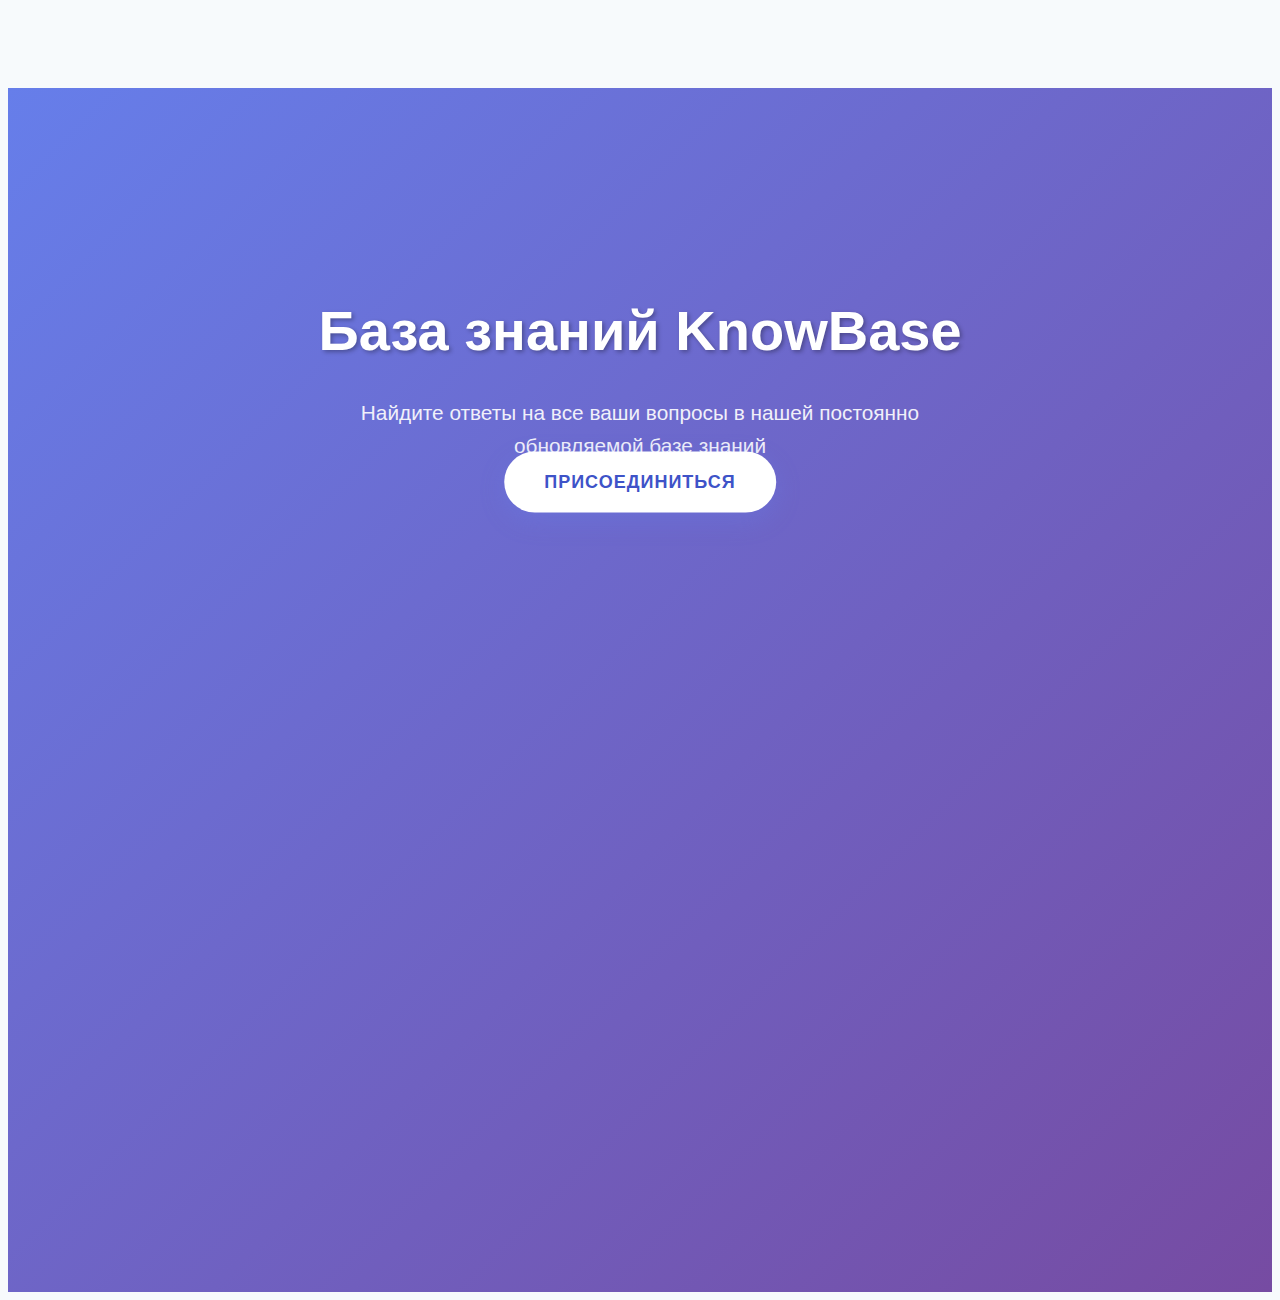
<file: KnowBase/public/index.html>
<!DOCTYPE html>
<html lang="ru">
<head>
    <meta charset="UTF-8">
    <meta name="viewport" content="width=device-width, initial-scale=1.0">
    <title>KnowBase - База знаний</title>
    <link rel="stylesheet" type="text/css" href="styles/main.css"/>
    <link rel="stylesheet" type="text/css" href="styles/home.css"/>
    <script defer src="js/header-auth-checker.js"></script>
    <script defer src="js/script.js"></script>
    <script defer src="js/index.js"></script>
    <script defer src="js/load-components.js"></script>
</head>
<body>

<div id="header"></div>

<!-- Hero Section -->
<section class="hero">
    <div class="container">
        <h1>База знаний KnowBase</h1>
        <p>Найдите ответы на все ваши вопросы в нашей постоянно обновляемой базе знаний</p>
    </div>
    
    <button id="join">Присоединиться</button>
</section>
</body>
</html>
</file>
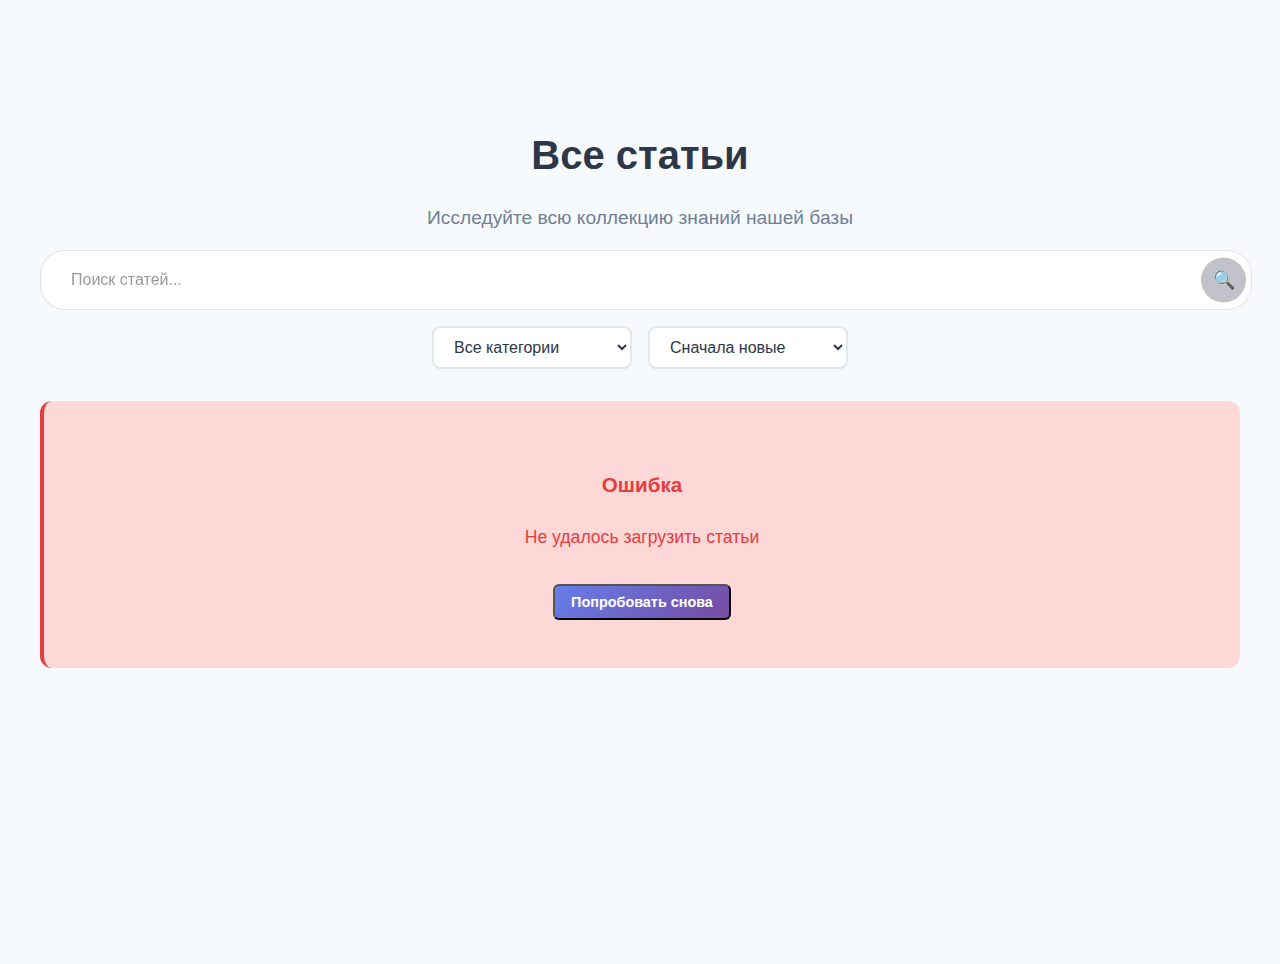
<file: KnowBase/public/articles.html>
<!DOCTYPE html>
<html lang="ru">
<head>
    <meta charset="UTF-8">
    <title>Статьи</title>
    <link rel="stylesheet" type="text/css" href="styles/main.css"/>
    <link rel="stylesheet" type="text/css" href="styles/articles.css"/>
    <script defer src="js/load-components.js"></script>
    <script defer src="js/header-auth-checker.js"></script>
    <script defer src="js/load-articles.js"></script>
    <script defer src="js/create-article-card.js"></script>
</head>
<body>
<div id="header"></div>

<div class="articles-container">
    <div class="articles-header">
        <h1>Все статьи</h1>
        <p>Исследуйте всю коллекцию знаний нашей базы</p>

        <!-- Поисковая строка -->
        <div class="search-box">
            <input type="text" id="searchInput" placeholder="Поиск статей...">
            <button id="searchBtn">🔍</button>
        </div>

        <div class="articles-filters">
            <select id="categoryFilter" class="filter-select">
                <option value="">Все категории</option>
            </select>
            <select id="sortFilter" class="filter-select">
                <option value="newest">Сначала новые</option>
                <option value="oldest">Сначала старые</option>
                <option value="popular">По популярности</option>
            </select>
        </div>

        <!-- Теги активных фильтров -->
        <div class="filter-tags" id="filterTags" style="display: none;">
            <div class="filter-tag" id="searchTag" style="display: none;">
                <span>Поиск: "<span id="searchTerm"></span>"</span>
                <button class="tag-remove">×</button>
            </div>
            <div class="filter-tag" id="categoryTag" style="display: none;">
                <span>Категория: "<span id="categoryName"></span>"</span>
                <button class="tag-remove">×</button>
            </div>
            <button class="clear-all-filters">Очистить все</button>
        </div>
    </div>

    <!-- Сетка статей -->
    <div class="articles-grid" id="articlesGrid">
        <div class="loading-message">Загрузка статей...</div>
    </div>

    <!-- Сообщение когда нет результатов -->
    <div class="no-results-message" id="noResultsMessage" style="display: none;">
        <h3>Статьи не найдены</h3>
        <p>Попробуйте изменить параметры поиска или фильтры</p>
    </div>
</div>
</body>
</html>
</file>
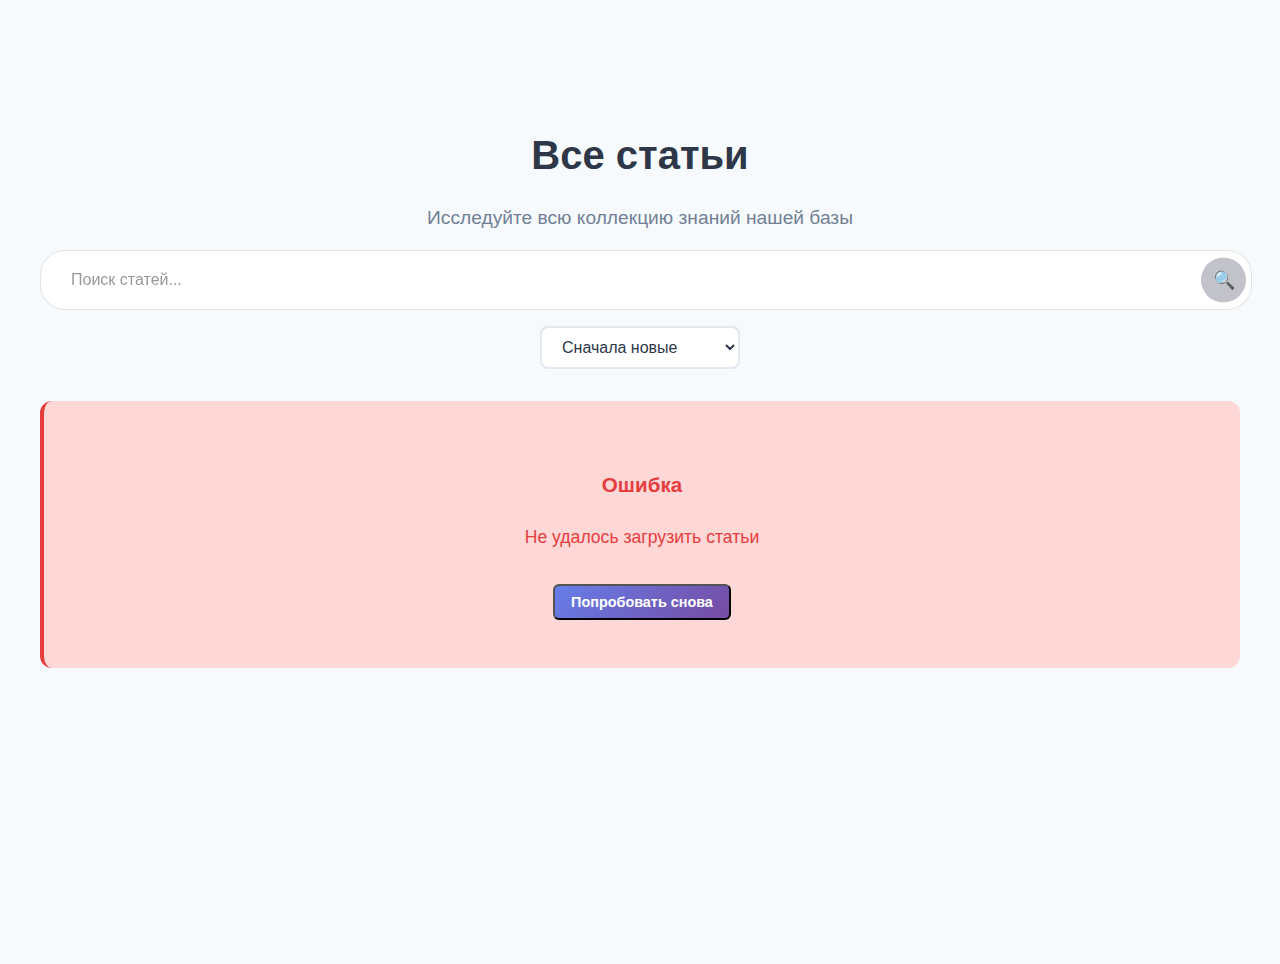
<file: KnowBase/public/articlesByCategory.html>
<!DOCTYPE html>
<html lang="ru">
<head>
    <meta charset="UTF-8">
    <title>Статьи</title>
    <link rel="stylesheet" type="text/css" href="styles/main.css"/>
    <link rel="stylesheet" type="text/css" href="styles/articles.css"/>
    <script defer src="js/load-components.js"></script>
    <script defer src="js/header-auth-checker.js"></script>
    <script defer src="js/load-articles.js"></script>
    <script defer src="js/create-article-card.js"></script>
</head>
<body>
<div id="header"></div>

<div class="articles-container">
    <div class="articles-header">
        <h1 id="category-title">Все статьи</h1>
        <p>Исследуйте всю коллекцию знаний нашей базы</p>

        <!-- Поисковая строка -->
        <div class="search-box">
            <input type="text" id="searchInput" placeholder="Поиск статей...">
            <button id="searchBtn">🔍</button>
        </div>

        <div class="articles-filters">
            <select id="sortFilter" class="filter-select">
                <option value="newest">Сначала новые</option>
                <option value="oldest">Сначала старые</option>
                <option value="popular">По популярности</option>
            </select>
        </div>

        <!-- Теги активных фильтров -->
        <div class="filter-tags" id="filterTags" style="display: none;">
            <div class="filter-tag" id="searchTag" style="display: none;">
                <span>Поиск: "<span id="searchTerm"></span>"</span>
                <button class="tag-remove">×</button>
            </div>
            <button class="clear-all-filters">Очистить все</button>
        </div>
    </div>

    <!-- Сетка статей -->
    <div class="articles-grid" id="articlesGrid">
        <div class="loading-message">Загрузка статей...</div>
    </div>

    <!-- Сообщение когда нет результатов -->
    <div class="no-results-message" id="noResultsMessage" style="display: none;">
        <h3>Статьи не найдены</h3>
        <p>Попробуйте изменить параметры поиска</p>
    </div>

</div>
</body>
</html>
</file>
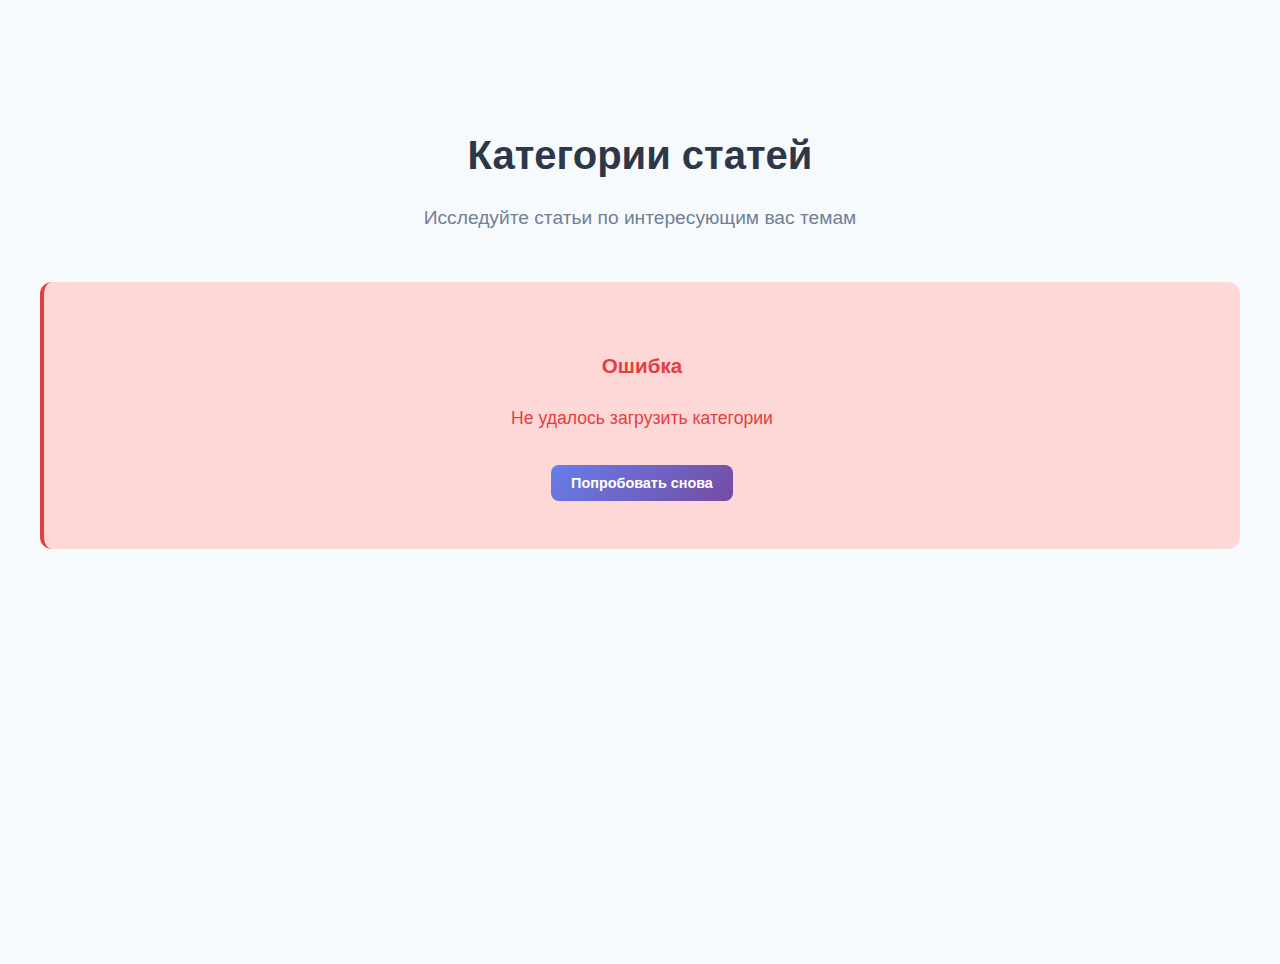
<file: KnowBase/public/categories.html>
<!DOCTYPE html>
<html lang='ru'>
<head>
    <meta charset="UTF-8">
    <meta name='viewport' content='width=device-width, initial-scale=1'>
    <title>Категории статей - KnowBase</title>
    <link rel="stylesheet" type="text/css" href="styles/main.css"/>
    <link rel="stylesheet" type="text/css" href="styles/categories.css"/>
    <script defer src="js/script.js"></script>
    <script defer src="js/categories.js"></script>
    <script defer src="js/header-auth-checker.js"></script>
    <script defer src="js/load-components.js"></script>
</head>
<body>
<div id="header"></div>

<div class="categories-container">
    <div class="categories-header">
        <h1>Категории статей</h1>
        <p>Исследуйте статьи по интересующим вас темам</p>
    </div>

    <div class="categories-grid" id="categoriesGrid">
        <div class="loading-message">Загрузка категорий...</div>
    </div>

    <div class="categories-stats" id="categoriesStats" style="display: none;">
        <div class="stat-item">
            <span class="stat-number" id="totalCategories">0</span>
            <span class="stat-label">Категорий</span>
        </div>
        <div class="stat-item">
            <span class="stat-number" id="totalArticles">0</span>
            <span class="stat-label">Статей всего</span>
        </div>
    </div>
</div>
</body>
</html>
</file>
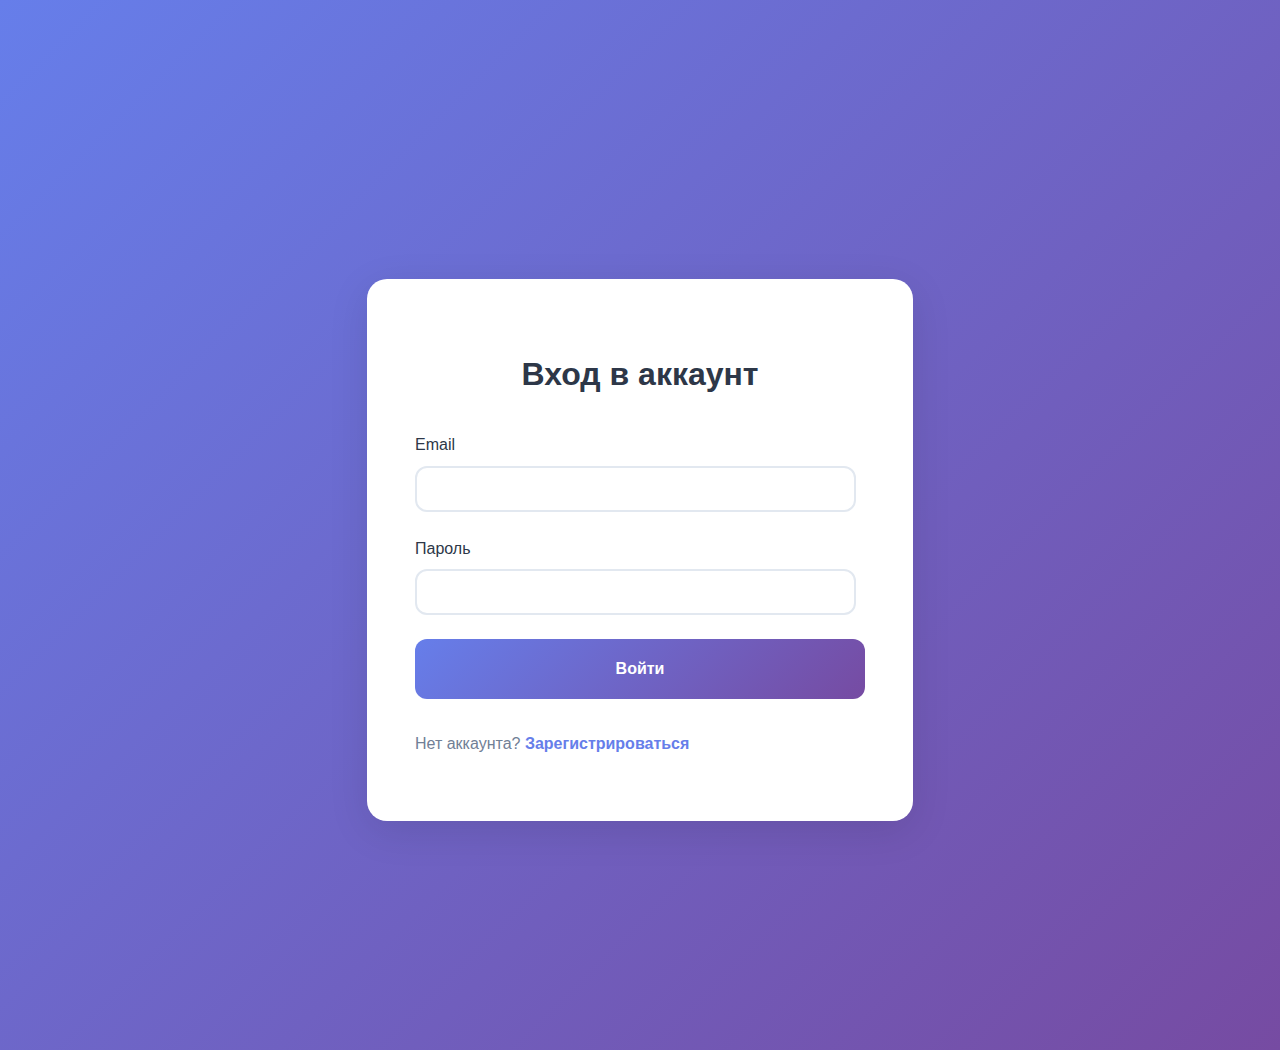
<file: KnowBase/public/login.html>
<!DOCTYPE html>
<html lang="ru">
<head>
    <meta charset="UTF-8">
    <meta name="viewport" content="width=device-width, initial-scale=1.0">
    <title>Вход - KnowBase</title>
    <link rel="stylesheet" type="text/css" href="styles/main.css"/>
    <link rel="stylesheet" type="text/css" href="styles/auth.css"/>
    <script defer src="js/login.js"></script>
    <script defer src="js/script.js"></script>
    <script defer src="js/header-auth-checker.js"></script>
    <script defer src="js/load-components.js"></script>
    
</head>
<body>

<div id="header"></div>

<main class="auth-container">
    <div class="auth-card">
        <div class="auth-header">
            <h1>Вход в аккаунт</h1>
        </div>

        <form class="auth-form" id="login-form">

            <div class="form-group">
                <label for="email">Email</label>
                <input type="email" id="email" name="email" required>
                <span id="emailError"></span>
            </div>

            <div class="form-group">
                <label for="password">Пароль</label>
                <input type="password" id="password" name="password" required>
                <span id="passwordError"></span>
            </div>
            <div>
                <p id="wrong-data-text"></p>
            </div>
            <button type="submit" class="btn btn-primary btn-full" id="confirm-register">Войти</button>
        </form>
        <div class="auth-footer">
            <p>Нет аккаунта? <a href="register.html" class="auth-link">Зарегистрироваться</a></p>
        </div>
    </div>
</main>
</body>
</html>
</file>
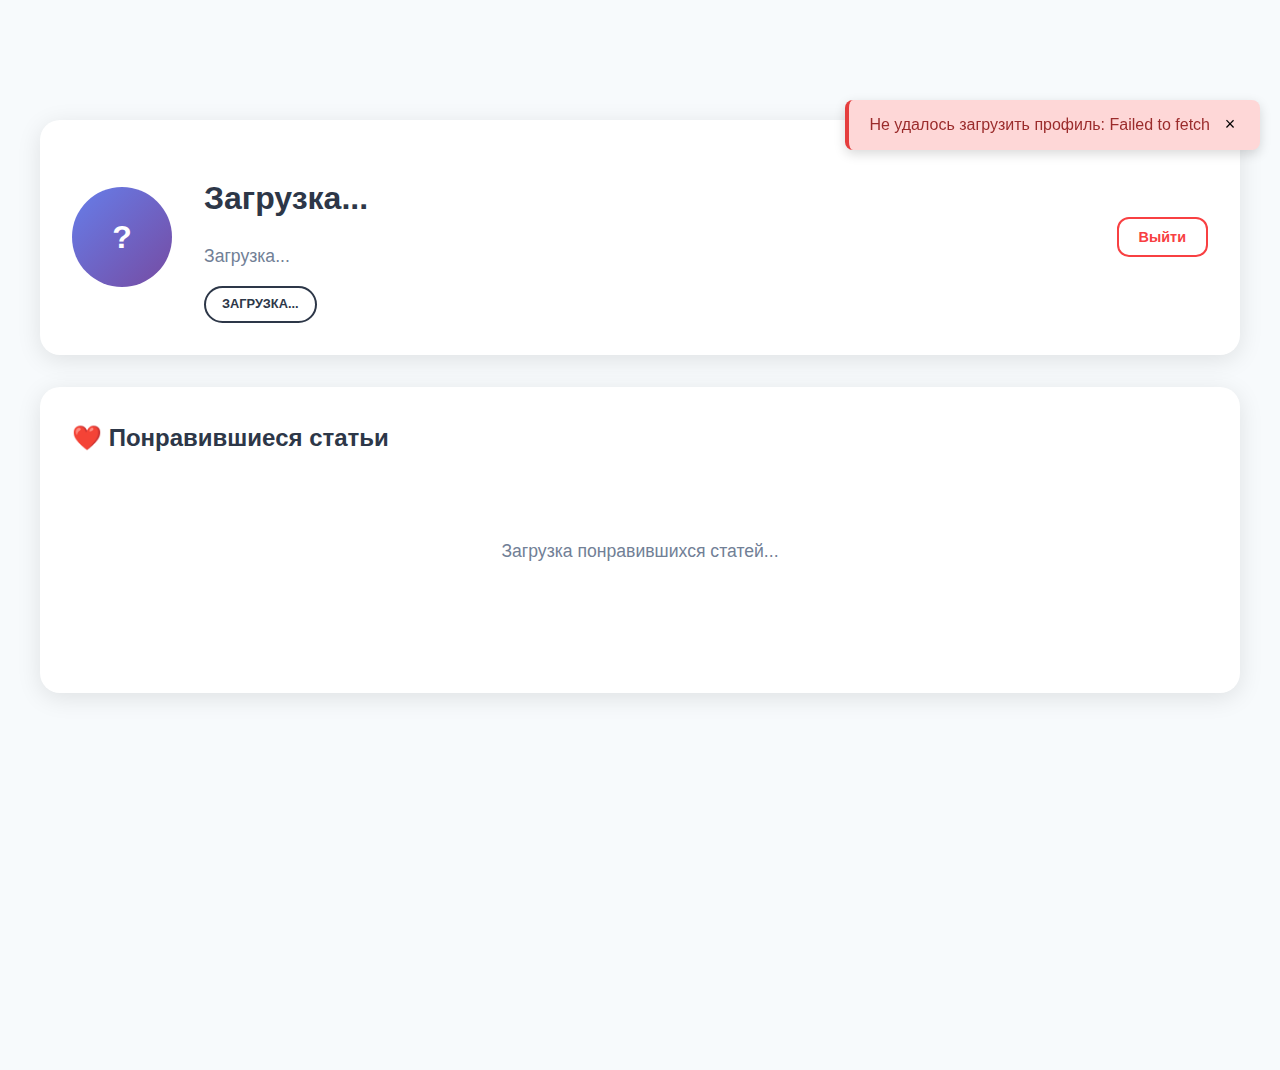
<file: KnowBase/public/profile.html>
<!DOCTYPE html>
<html lang="ru">
<head>
    <meta charset="UTF-8">
    <meta name="viewport" content="width=device-width, initial-scale=1.0">
    <title>Профиль - KnowBase</title>
    <link rel="stylesheet" type="text/css" href="styles/main.css"/>
    <link rel="stylesheet" type="text/css" href="styles/profile.css"/>
    <link rel="stylesheet" type="text/css" href="styles/articles.css"/>
    <script defer src="js/profile.js"></script>
    <script defer src="js/header-auth-checker.js"></script>
    <script defer src="js/logout.js"></script>
    <script defer src="js/script.js"></script>
    <script defer src="js/load-components.js"></script>
    <script defer src="js/create-article-card.js"></script>
</head>
<body>
<div id="header"></div>

<main class="profile-container">
    <div class="profile-inner">
    
            <!-- Основная информация профиля -->
            <section class="profile-header">
                <div class="profile-avatar">
                    <div class="avatar-placeholder" id="profileAvatar">?</div>
                </div>
                <div class="profile-info">
                    <h1 id="profileName">Загрузка...</h1>
                    <p class="profile-email" id="profileEmail">Загрузка...</p>
                    <div class="profile-role" id="profileRole">
                        <span class="role-badge">Загрузка...</span>
                    </div>
                </div>
                <button class="btn btn-outline" id="createModeratorBtn" onclick="profileManager.showCreateModeratorModal()">
                    Назначить модератора
                </button>
                <div>
                    <button class="btn btn-outline" id="logout">
                        Выйти
                    </button>
                </div>
            </section>
    
            <!-- Лайкнутые статьи (для всех ролей) -->
            <section class="profile-section">
                <div class="section-header">
                    <h2>❤️ Понравившиеся статьи</h2>
                </div>
                <div class="articles-grid" id="likedArticles">
                    <div class="loading-message">Загрузка понравившихся статей...</div>
                </div>
            </section>
    
            <!-- Мои статьи (для модераторов и админов) -->
            <section class="profile-section" id="myArticlesSection">
                <div class="section-header">
                    <h2>📝 Мои статьи</h2>
                    <button class="btn btn-primary" id="createArticleBtn" onclick="window.location.href='write-article.html'">
                        ✨ Создать статью
                    </button>
                </div>
                <div class="articles-grid" id="myArticles">
                    <div class="loading-message">Загрузка ваших статей...</div>
                </div>
            </section>
    
            <!-- Модальное окно назначения модератора -->
            <div class="modal" id="createModeratorModal">
                <div class="modal-content" style="width: 26rem">
                    <div class="modal-header">
                        <h3>🛡️ Назначить модератора</h3>
                        <button class="modal-close" onclick="profileManager.hideCreateModeratorModal()">&times;</button>
                    </div>
                    <form id="createModeratorForm" onsubmit="profileManager.createModerator(event)">
                        <div class="form-group">
                            <label for="userEmail">Email пользователя</label>
                            <input type="email" id="userEmail" name="email" placeholder="user@example.com" required style="width: 20rem">
                            <div class="form-hint">Пользователь должен быть зарегистрирован в системе</div>
                        </div>
                        <button type="submit" class="btn btn-danger">Назначить модератором</button>
                    </form>
                </div>
            </div>
    </div>
</main>
</body>
</html>
</file>
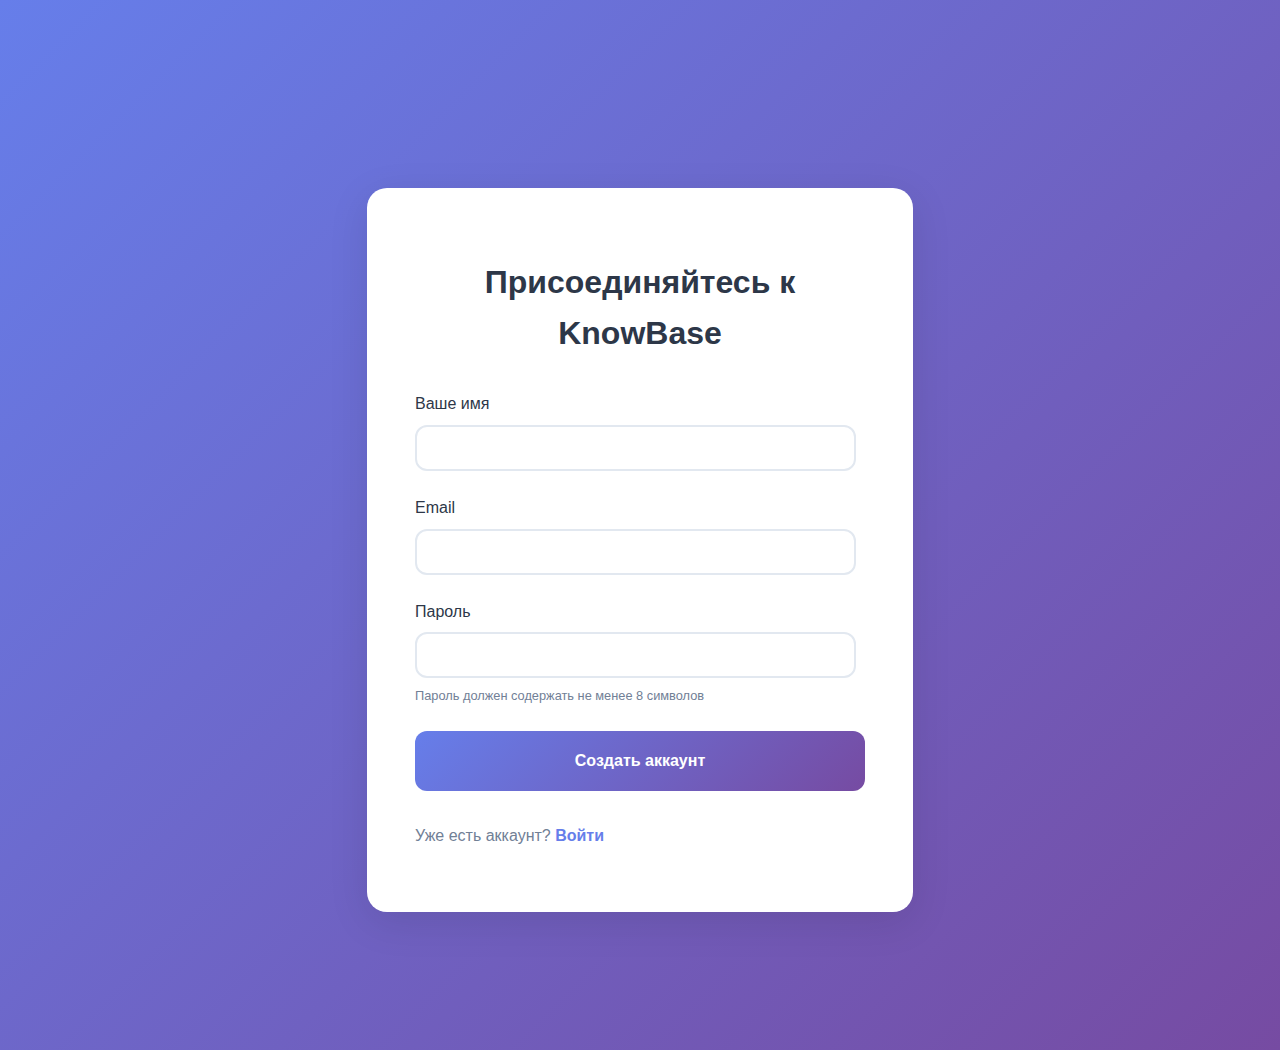
<file: KnowBase/public/register.html>
<!DOCTYPE html>
<html lang="ru">
<head>
    <meta charset="UTF-8">
    <meta name="viewport" content="width=device-width, initial-scale=1.0">
    <title>Регистрация - KnowBase</title>
    <link rel="stylesheet" type="text/css" href="styles/main.css"/>
    <link rel="stylesheet" type="text/css" href="styles/auth.css"/>
    <script defer src="js/register.js"></script>
    <script defer src="js/script.js"></script>
    <script defer src="js/load-components.js"></script>
    <script defer src="js/header-auth-checker.js"></script>
</head>
<body>
<div id="header"></div>

<main class="auth-container">
    <div class="auth-card">
        <div class="auth-header">
            <h1>Присоединяйтесь к KnowBase</h1>
        </div>

        <form class="auth-form" id="registration-form">
            <div class="form-group">
                <label for="username">Ваше имя</label>
                <input type="text" id="username" name="username" required>
                <span id="nameError"></span>
            </div>

            <div class="form-group">
                <label for="email">Email</label>
                <input type="email" id="email" name="email" required>
                <span id="emailError"></span>
            </div>

            <div class="form-group">
                <label for="password">Пароль</label>
                <input type="password" id="password" name="password" required>
                <div class="password-requirements">
                    <span>Пароль должен содержать не менее 8 символов</span>
                </div>
                <span id="passwordError"></span>
            </div>
            <div>
                <p id="wrong-data-text"></p>
            </div>
            <button type="submit" class="btn btn-primary btn-full" id="confirm-register">Создать аккаунт</button>
        </form>
        <div class="auth-footer">
            <p>Уже есть аккаунт? <a href="login.html" class="auth-link">Войти</a></p>
        </div>
    </div>
</main>
</body>
</html>
</file>
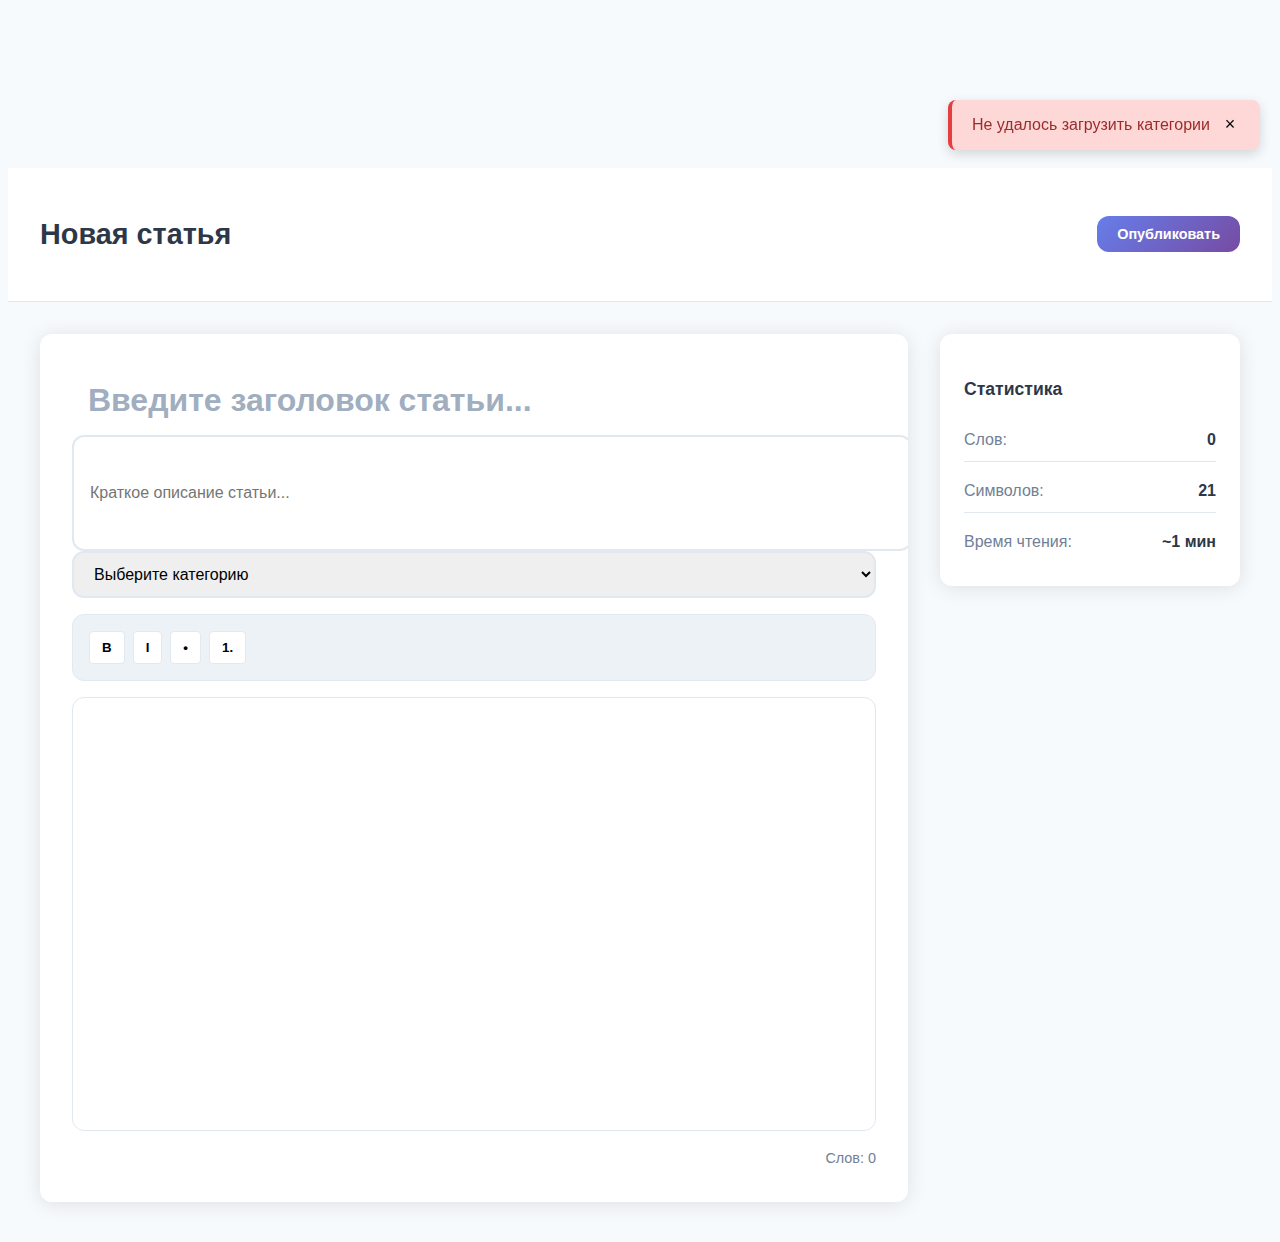
<file: KnowBase/public/write-article.html>
<!DOCTYPE html>
<html lang="ru">
<head>
    <meta charset="UTF-8">
    <meta name="viewport" content="width=device-width, initial-scale=1.0">
    <title>Написать статью - KnowBase</title>
    <link rel="stylesheet" type="text/css" href="styles/main.css"/>
    <link rel="stylesheet" type="text/css" href="styles/editor.css"/>
    <script defer src="js/write-article.js"></script>
    <script defer src="js/header-auth-checker.js"></script>
    <script defer src="js/script.js"></script>
    <script defer src="js/load-components.js"></script>
</head>
<body>
<div id="header"></div>

<main class="editor-container">
    <div class="editor-header">
        <div class="container">
            <h1>Новая статья</h1>
            <div class="editor-actions">
                <button class="btn btn-primary" id="publishBtn">Опубликовать</button>
            </div>
        </div>
    </div>

    <div class="container">
        <div class="editor-layout">
            <div class="editor-main">
                <div class="article-form">
                    <div class="form-group">
                        <input type="text" class="title-input" id="articleTitle" placeholder="Введите заголовок статьи...">
                    </div>

                    <div class="form-group">
                        <input type="text" class="description-input" id="articleDescription" placeholder="Краткое описание статьи...">
                    </div>

                    <div class="form-group">
                        <select class="category-select" id="category">
                            <option value="">Выберите категорию</option>
                        </select>
                    </div>

                    <div class="editor-toolbar">
                        <button type="button" class="toolbar-btn" data-command="bold" title="Жирный">B</button>
                        <button type="button" class="toolbar-btn" data-command="italic" title="Курсив">I</button>
                        <button type="button" class="toolbar-btn" data-command="insertUnorderedList" title="Список">•</button>
                        <button type="button" class="toolbar-btn" data-command="insertOrderedList" title="Нумерованный список">1.</button>
                    </div>

                    <div class="editor-content" contenteditable="true" id="articleContent">
                    </div>

                    <div class="word-count">
                        <span id="wordCountFoot">Слов: 0</span>
                    </div>
                </div>
            </div>
            <div class="sidebar-section">
                    <h3>Статистика</h3>
                    <div class="stats">
                        <div class="stat-item">
                            <span class="stat-label">Слов:</span>
                            <span class="stat-value" id="wordCount">0</span>
                        </div>
                        <div class="stat-item">
                            <span class="stat-label">Символов:</span>
                            <span class="stat-value" id="charCount">0</span>
                        </div>
                        <div class="stat-item">
                            <span class="stat-label">Время чтения:</span>
                            <span class="stat-value" id="readingTime">~0 мин</span>
                        </div>
                    </div>
                </div>
            </div>
        </div>
    </div>
</main>
</body>
</html>
</file>
<file: KnowBase/public/styles/main.css>
body {
    font-family: 'Segoe UI', Tahoma, Geneva, Verdana, sans-serif;
    line-height: 1.6;
    color: #2d3748;
    background: #f7fafc;
    padding-top: 80px; /* Отступ для фиксированного header */
    min-height: 100vh;
}

.container {
    max-width: 1200px;
    margin: 0 auto;
    padding: 0 20px;
}

/* Header Styles */
header {
    background: rgba(255, 255, 255, 0.95);
    backdrop-filter: blur(10px);
    box-shadow: 0 2px 20px rgba(0, 0, 0, 0.1);
    position: fixed;
    width: 100%;
    top: 0;
    z-index: 1000;
    height: 80px;
}

.navbar {
    display: flex;
    justify-content: space-between;
    align-items: center;
    padding: 1rem 0;
    height: 100%;
}

.logo {
    font-size: 1.8rem;
    font-weight: 700;
    color: #2d3748;
    text-decoration: none;
}

.logo span {
    color: #667eea;
}

.nav-links {
    display: flex;
    list-style: none;
    gap: 2rem;
}

.nav-links a {
    text-decoration: none;
    color: #2d3748;
    font-weight: 500;
    transition: color 0.3s ease;
}

.nav-links a:hover {
    color: #667eea;
}

.auth-buttons {
    display: flex;
    gap: 1rem;
    align-items: center;
}

.user-menu {
    display: flex;
    align-items: center;
    gap: 1rem;
}

.username {
    font-weight: 500;
    color: #2d3748;
}

.user-avatar {
    width: 40px;
    height: 40px;
    background: linear-gradient(135deg, #667eea, #764ba2);
    color: white;
    border-radius: 50%;
    display: flex;
    align-items: center;
    justify-content: center;
    font-weight: 600;
    cursor: pointer;
    transition: transform 0.3s ease;
}

.user-avatar:hover {
    transform: scale(1.05);
}

/* Main Content */
main {
    min-height: calc(100vh - 160px); /* 100vh минус высота header*/
    padding: 2rem 0;
}

/* Button Styles */
.btn {
    padding: 10px 20px;
    border: none;
    border-radius: 12px;
    font-size: 0.9rem;
    font-weight: 600;
    text-decoration: none;
    cursor: pointer;
    transition: all 0.3s ease;
    display: inline-flex;
    align-items: center;
    gap: 0.5rem;
}

.btn-primary {
    background: linear-gradient(135deg, #667eea, #764ba2);
    color: white;
}

.btn-primary:hover {
    transform: translateY(-2px);
    box-shadow: 0 5px 15px rgba(102, 126, 234, 0.4);
}

.btn-outline {
    background: transparent;
    color: #667eea;
    border: 2px solid #667eea;
}

.btn-outline:hover {
    background: #667eea;
    color: white;
}

.btn-full {
    width: 100%;
    justify-content: center;
}

/* Articles Grid */
.articles-grid {
    display: grid;
    grid-template-columns: repeat(auto-fill, minmax(320px, 1fr));
    gap: 1.5rem;
    margin: 2rem 0;
}

.article-card {
    background: white;
    border-radius: 12px;
    padding: 1.5rem;
    border: 1px solid #e2e8f0;
    transition: all 0.3s ease;
    box-shadow: 0 2px 10px rgba(0, 0, 0, 0.05);
}

.article-card:hover {
    transform: translateY(-2px);
    box-shadow: 0 5px 20px rgba(0, 0, 0, 0.1);
    border-color: #667eea;
}

.article-title {
    font-size: 1.1rem;
    font-weight: 600;
    color: #2d3748;
    margin-bottom: 0.5rem;
    line-height: 1.4;
}

.article-meta {
    display: flex;
    justify-content: space-between;
    color: #718096;
    font-size: 0.8rem;
    margin-bottom: 1rem;
    flex-wrap: wrap;
    gap: 0.5rem;
}

.article-excerpt {
    color: #4a5568;
    line-height: 1.5;
    margin-bottom: 1rem;
    display: -webkit-box;
    -webkit-line-clamp: 3;
    -webkit-box-orient: vertical;
    overflow: hidden;
}

.article-actions {
    display: flex;
    justify-content: space-between;
    align-items: center;
}

.like-btn {
    background: none;
    border: 1px solid #e0e0e0;
    border-radius: 20px;
    padding: 8px 16px;
    cursor: pointer;
    transition: all 0.3s ease;
    font-size: 14px;
}

.like-btn:hover {
    background-color: #f5f5f5;
}

.like-btn.liked {
    background-color: rgba(255, 0, 0, 0.1);
    border-color: rgba(255, 0, 0, 0.3);
    color: #d32f2f;
}

.like-btn:disabled {
    opacity: 0.6;
    cursor: not-allowed;
}

.like-btn.liked:hover {
    background-color: rgba(255, 0, 0, 0.15);
}

/* Quick Actions */
.quick-actions {
    background: white;
    border-radius: 12px;
    padding: 1.5rem;
    margin: 2rem 0;
    border: 1px solid #e2e8f0;
    box-shadow: 0 2px 10px rgba(0, 0, 0, 0.05);
}

.quick-actions h4 {
    margin: 0 0 1rem 0;
    color: #2d3748;
    font-size: 1.2rem;
}

.action-buttons {
    display: flex;
    gap: 0.5rem;
    flex-wrap: wrap;
}


.copyright {
    margin-top: 2rem;
    padding-top: 2rem;
    border-top: 1px solid #4a5568;
    color: #a0aec0;
    text-align: center;
}

/* Responsive Design */
@media (max-width: 768px) {
    body {
        padding-top: 70px; /* Меньший отступ для мобильных */
    }

    header {
        height: 70px;
    }

    .nav-links {
        display: none;
    }

    .auth-buttons {
        gap: 0.5rem;
    }

    .btn {
        padding: 8px 16px;
        font-size: 0.8rem;
    }

    .articles-grid {
        grid-template-columns: 1fr;
        gap: 1rem;
    }

    .article-card {
        padding: 1rem;
    }

    main {
        padding: 1rem 0;
        min-height: calc(100vh - 140px);
    }
}

@media (max-width: 480px) {
    .container {
        padding: 0 15px;
    }

    .logo {
        font-size: 1.5rem;
    }

    .user-menu {
        gap: 0.5rem;
    }

    .username {
        display: none; /* Скрываем имя пользователя на очень маленьких экранах */
    }

    .action-buttons {
        flex-direction: column;
    }

    .btn-full {
        width: 100%;
    }
}

/* Дополнительные утилиты */
.sr-only {
    position: absolute;
    width: 1px;
    height: 1px;
    padding: 0;
    margin: -1px;
    overflow: hidden;
    clip: rect(0, 0, 0, 0);
    white-space: nowrap;
    border: 0;
}

.text-center {
    text-align: center;
}

.mt-2 {
    margin-top: 2rem;
}

.mb-2 {
    margin-bottom: 2rem;
}

/* Анимации */
@keyframes fadeIn {
    from {
        opacity: 0;
        transform: translateY(20px);
    }
    to {
        opacity: 1;
        transform: translateY(0);
    }
}

.fade-in {
    animation: fadeIn 0.5s ease-out;
}


.search-box {
    position: relative;
    width: 100%;
    background: rgba(255, 255, 255, 0.95);
    border-radius: 25px;
    margin-bottom: 1rem;
    padding: 5px;
    border: 1px solid rgba(163, 163, 163, 0.3);
    backdrop-filter: blur(10px);
    transition: all 0.3s ease;
}

.search-box:focus-within {
    transform: translateY(-2px);
    box-shadow:
            0 15px 40px rgba(0, 0, 0, 0.3),
            0 0 0 1px rgba(255, 255, 255, 0.2);
}

.search-box input {
    width: 100%;
    padding: 15px 60px 15px 25px;
    border: none;
    background: transparent;
    font-size: 16px;
    color: #333;
    outline: none;
    border-radius: 20px;
}

.search-box input::placeholder {
    color: #999;
    font-weight: 300;
}

.search-box button {
    position: absolute;
    right: 5px;
    top: 50%;
    transform: translateY(-50%);
    width: 45px;
    height: 45px;
    border: none;
    background: #c1c2ca;
    color: white;
    border-radius: 50%;
    cursor: pointer;
    transition: all 0.3s ease;
    display: flex;
    align-items: center;
    justify-content: center;
    font-size: 18px;
}
</file>
<file: KnowBase/public/styles/home.css>
/* Hero Section */
.hero {
    padding: 160px 0 80px;
    text-align: center;
    color: white;
    background: linear-gradient(135deg, #667eea 0%, #764ba2 100%);
    height: 964px;
}

.hero h1 {
    font-size: 3.5rem;
    margin-bottom: 1rem;
    font-weight: 700;
    text-shadow: 2px 2px 4px rgba(0, 0, 0, 0.3);
}

.hero p {
    font-size: 1.3rem;
    margin-bottom: 2rem;
    opacity: 0.9;
    max-width: 600px;
    margin-left: auto;
    margin-right: auto;
}

#join {
     background: white;
     color: #3e53c8;
     border: none;
    margin-top: 2rem;
     padding: 20px 40px;
     border-radius: 50px;
     font-size: 18px;
     font-weight: 600;
     cursor: pointer;
     transition: all 0.3s ease;
     box-shadow: 0 8px 25px rgba(102, 126, 234, 0.3);
     text-transform: uppercase;
     letter-spacing: 1px;
     position: absolute;
     left: 50%;
     top: 50%;
     transform: translate(-50%, -50%);
     min-width: 200px;
}

#join:hover {
    box-shadow: 0 12px 35px rgba(102, 126, 234, 0.4);
    border: 5px solid #3e53c8;
}

#join:active {
    box-shadow: 0 6px 20px rgba(102, 126, 234, 0.3);
}

/* Mobile Responsive */
@media (max-width: 768px) {
    .hero h1 {
        font-size: 2.5rem;
    }

    .hero p {
        font-size: 1.1rem;
    }

    .search-section {
        padding: 2rem;
        margin: 1rem;
    }

    .search-box {
        flex-direction: column;
    }

    .articles-grid {
        grid-template-columns: 1fr;
    }
}
</file>
<file: KnowBase/public/styles/articles.css>
/* Стили для страницы статей */
body {
    margin: 0;
    padding: 0;
    font-family: 'Segoe UI', Tahoma, Geneva, Verdana, sans-serif;
    background: #f7fafc;
    color: #2d3748;
    line-height: 1.6;
}

.articles-container {
    max-width: 1200px;
    margin: 4rem auto 0 auto;
    padding: 2rem;
}

.articles-header h1 {
    font-size: 2.5rem;
    font-weight: 700;
    color: #2d3748;
    margin-bottom: 1rem;
    text-align: center;
}

.articles-header p {
    font-size: 1.2rem;
    color: #718096;
    max-width: 600px;
    margin: 0 auto 1rem auto;
    text-align: center;
}

.articles-filters {
    display: flex;
    gap: 1rem;
    justify-content: center;
    flex-wrap: wrap;
    max-width: 500px;
    margin: 0 auto;
}

.filter-select {
    padding: 10px 16px;
    border: 2px solid #e2e8f0;
    border-radius: 8px;
    background: white;
    color: #2d3748;
    font-size: 1rem;
    cursor: pointer;
    transition: border-color 0.3s ease;
    min-width: 200px;
}

.filter-select:focus {
    outline: none;
    border-color: #667eea;
}

.articles-stats {
    background: white;
    border-radius: 12px;
    padding: 2rem;
    box-shadow: 0 4px 20px rgba(0, 0, 0, 0.08);
    display: flex;
    justify-content: center;
    gap: 3rem;
    flex-wrap: wrap;
    margin-bottom: 2rem;
}

.stat-item {
    text-align: center;
}

.stat-number {
    display: block;
    font-size: 2rem;
    font-weight: 700;
    color: #667eea;
    margin-bottom: 0.5rem;
}

.stat-label {
    font-size: 1rem;
    color: #718096;
}

.articles-grid {
    display: grid;
    grid-template-columns: repeat(3, 1fr);
    gap: 1.5rem;
    margin-bottom: 3rem;
}

.article-card {
    background: white;
    border-radius: 16px;
    overflow: hidden;
    box-shadow: 0 4px 20px rgba(0, 0, 0, 0.08);
    transition: all 0.3s ease;
    border: 1px solid #e2e8f0;
}

.article-card:hover {
    transform: translateY(-5px);
    box-shadow: 0 8px 30px rgba(0, 0, 0, 0.12);
    border-color: #667eea;
}

.article-image {
    height: 100px;
    border-radius: 15px;
    background: linear-gradient(135deg, #667eea, #764ba2);
    display: flex;
    align-items: center;
    justify-content: center;
    color: white;
    font-size: 3rem;
}

.article-content {
    padding: 1.5rem;
}

.article-category {
    display: inline-block;
    padding: 4px 12px;
    background: #e6fffa;
    color: #234e52;
    border-radius: 20px;
    font-size: 0.8rem;
    font-weight: 600;
    margin-bottom: 1rem;
}

.article-title {
    font-size: 1.3rem;
    font-weight: 700;
    color: #2d3748;
    margin-bottom: 1rem;
    line-height: 1.4;
    display: -webkit-box;
    -webkit-line-clamp: 2;
    -webkit-box-orient: vertical;
    overflow: hidden;
}

.article-summary {
    color: #718096;
    margin-bottom: 1.5rem;
    line-height: 1.5;
    display: -webkit-box;
    -webkit-line-clamp: 3;
    -webkit-box-orient: vertical;
    overflow: hidden;
}

.article-meta {
    display: flex;
    justify-content: space-between;
    align-items: center;
    margin-bottom: 1.5rem;
    padding-top: 1rem;
    border-top: 1px solid #e2e8f0;
}

.article-author {
    font-size: 0.9rem;
    color: #4a5568;
    display: flex;
    align-items: center;
    gap: 0.5rem;
}

.article-author::before {
    content: '👤';
}

.article-stats {
    display: flex;
    gap: 1rem;
    font-size: 0.9rem;
    color: #718096;
}

.article-stat {
    display: flex;
    align-items: center;
    gap: 0.25rem;
}

.article-actions {
    display: flex;
    justify-content: space-between;
    align-items: center;
}

.read-more {
    display: inline-flex;
    align-items: center;
    gap: 0.5rem;
    padding: 8px 16px;
    background: linear-gradient(135deg, #667eea, #764ba2);
    color: white;
    text-decoration: none;
    border-radius: 6px;
    font-weight: 600;
    font-size: 0.9rem;
    transition: all 0.3s ease;
}

.read-more:hover {
    transform: translateY(-2px);
    box-shadow: 0 4px 15px rgba(102, 126, 234, 0.3);
}

.load-more-container {
    text-align: center;
    margin-top: 2rem;
}

.loading-message {
    text-align: center;
    color: #718096;
    font-size: 1.1rem;
    padding: 3rem;
    grid-column: 1 / -1;
}

.error-message {
    text-align: center;
    color: #e53e3e;
    font-size: 1.1rem;
    padding: 3rem;
    grid-column: 1 / -1;
    background: #fed7d7;
    border-radius: 12px;
    border-left: 4px solid #e53e3e;
}

.no-articles-message {
    text-align: center;
    color: #718096;
    font-size: 1.1rem;
    padding: 3rem;
    grid-column: 1 / -1;
    background: #f7fafc;
    border-radius: 12px;
    border: 2px dashed #e2e8f0;
}

/* Анимации */
@keyframes fadeIn {
    from {
        opacity: 0;
        transform: translateY(20px);
    }
    to {
        opacity: 1;
        transform: translateY(0);
    }
}

.article-card {
    animation: fadeIn 0.6s ease-out;
}

/* Адаптивность */
@media (max-width: 768px) {
    .articles-container {
        padding: 1rem;
    }

    .articles-header h1 {
        font-size: 2rem;
    }

    .articles-header p {
        font-size: 1.1rem;
    }

    .articles-filters {
        flex-direction: column;
        align-items: center;
    }

    .filter-select {
        width: 100%;
        max-width: 300px;
    }

    .articles-grid {
        grid-template-columns: 1fr;
        gap: 1.5rem;
    }

    .articles-stats {
        padding: 1.5rem;
        gap: 2rem;
    }

    .stat-number {
        font-size: 1.5rem;
    }
}

@media (max-width: 480px) {
    .articles-header h1 {
        font-size: 1.75rem;
    }

    .article-content {
        padding: 1.25rem;
    }

    .article-title {
        font-size: 1.1rem;
    }

    .article-meta {
        flex-direction: column;
        gap: 0.75rem;
        align-items: flex-start;
    }

    .articles-stats {
        flex-direction: column;
        gap: 1.5rem;
    }
}

.clear-all-filters {
    background: linear-gradient(135deg, #ff6b6b, #ee5a52);
    color: white;
    border: none;
    margin-top: 1rem;
    padding: 10px 20px;
    border-radius: 25px;
    font-size: 14px;
    font-weight: 500;
    cursor: pointer;
    transition: all 0.3s ease;
    box-shadow: 0 4px 15px rgba(255, 107, 107, 0.3);
}

.clear-all-filters:hover {
    transform: translateY(-2px);
    box-shadow: 0 6px 20px rgba(255, 107, 107, 0.4);
    background: linear-gradient(135deg, #ff5252, #e53935);
}

.clear-all-filters:active {
    transform: translateY(0);
    box-shadow: 0 2px 10px rgba(255, 107, 107, 0.3);
}
.tag-remove {
    background: transparent;
    color: #999;
    border: none;
    width: 16px;
    height: 16px;
    border-radius: 50%;
    cursor: pointer;
    font-size: 14px;
    font-weight: normal;
    display: flex;
    align-items: center;
    justify-content: center;
    transition: all 0.2s ease;
    margin-left: 6px;
    padding: 0;
}

.tag-remove:hover {
    background: rgba(255, 55, 66, 0.1);
    color: #ff3742;
    transform: scale(1.1);
}

.tag-remove:active {
    transform: scale(0.95);
}
</file>
<file: KnowBase/public/styles/categories.css>
/* Стили для страницы категорий */
body {
    margin: 0;
    padding: 0;
    font-family: 'Segoe UI', Tahoma, Geneva, Verdana, sans-serif;
    background: #f7fafc;
    color: #2d3748;
    line-height: 1.6;
}

.categories-container {
    max-width: 1200px;
    margin: 4rem auto 0 auto;
    padding: 2rem;
}

.categories-header {
    text-align: center;
    margin-bottom: 3rem;
}

.categories-header h1 {
    font-size: 2.5rem;
    font-weight: 700;
    color: #2d3748;
    margin-bottom: 1rem;
}

.categories-header p {
    font-size: 1.2rem;
    color: #718096;
    max-width: 600px;
    margin: 0 auto;
}

.categories-grid {
    display: grid;
    grid-template-columns: repeat(3, 1fr);
    gap: 2rem;
    margin-bottom: 3rem;
}

.category-card {
    background: white;
    border-radius: 16px;
    padding: 2rem;
    box-shadow: 0 4px 20px rgba(0, 0, 0, 0.08);
    transition: all 0.3s ease;
    border: 1px solid #e2e8f0;
    position: relative;
    overflow: hidden;
}

.category-card:hover {
    transform: translateY(-5px);
    box-shadow: 0 8px 30px rgba(0, 0, 0, 0.12);
    border-color: #667eea;
}

.category-card::before {
    content: '';
    position: absolute;
    top: 0;
    left: 0;
    right: 0;
    height: 4px;
    background: linear-gradient(135deg, #667eea, #764ba2);
}

.category-icon {
    font-size: 3rem;
    margin-bottom: 1.5rem;
    display: block;
}

.category-title {
    font-size: 1.5rem;
    font-weight: 700;
    color: #2d3748;
    margin-bottom: 1rem;
    line-height: 1.3;
}

.category-description {
    color: #718096;
    margin-bottom: 1.5rem;
    line-height: 1.5;
}

.category-stats {
    display: flex;
    justify-content: space-between;
    align-items: center;
    margin-bottom: 1.5rem;
    padding-top: 1rem;
    border-top: 1px solid #e2e8f0;
}

.articles-count {
    font-size: 0.9rem;
    color: #718096;
    display: flex;
    align-items: center;
    gap: 0.5rem;
}

.articles-count::before {
    content: '📄';
}

.category-link {
    display: inline-flex;
    align-items: center;
    gap: 0.5rem;
    padding: 10px 20px;
    background: linear-gradient(135deg, #667eea, #764ba2);
    color: white;
    text-decoration: none;
    border-radius: 8px;
    font-weight: 600;
    transition: all 0.3s ease;
    border: none;
    cursor: pointer;
    font-size: 0.9rem;
}

.category-link:hover {
    transform: translateY(-2px);
    box-shadow: 0 4px 15px rgba(102, 126, 234, 0.3);
}

.categories-stats {
    background: white;
    border-radius: 12px;
    padding: 2rem;
    box-shadow: 0 4px 20px rgba(0, 0, 0, 0.08);
    display: flex;
    justify-content: center;
    gap: 3rem;
    flex-wrap: wrap;
}

.stat-item {
    text-align: center;
}

.stat-number {
    display: block;
    font-size: 2.5rem;
    font-weight: 700;
    color: #667eea;
    margin-bottom: 0.5rem;
}

.stat-label {
    font-size: 1rem;
    color: #718096;
}

.loading-message {
    text-align: center;
    color: #718096;
    font-size: 1.1rem;
    padding: 3rem;
    grid-column: 1 / -1;
}

.error-message {
    text-align: center;
    color: #e53e3e;
    font-size: 1.1rem;
    padding: 3rem;
    grid-column: 1 / -1;
    background: #fed7d7;
    border-radius: 12px;
    border-left: 4px solid #e53e3e;
}

/* Анимации */
@keyframes fadeIn {
    from {
        opacity: 0;
        transform: translateY(20px);
    }
    to {
        opacity: 1;
        transform: translateY(0);
    }
}

.category-card {
    animation: fadeIn 0.6s ease-out;
}

/* Адаптивность */
@media (max-width: 768px) {
    .categories-container {
        padding: 1rem;
    }

    .categories-header h1 {
        font-size: 2rem;
    }

    .categories-header p {
        font-size: 1.1rem;
    }

    .categories-grid {
        grid-template-columns: 1fr;
        gap: 1.5rem;
    }

    .category-card {
        padding: 1.5rem;
    }

    .categories-stats {
        padding: 1.5rem;
        gap: 2rem;
    }

    .stat-number {
        font-size: 2rem;
    }
}

@media (max-width: 480px) {
    .categories-header h1 {
        font-size: 1.75rem;
    }

    .category-card {
        padding: 1.25rem;
    }

    .category-icon {
        font-size: 2.5rem;
    }

    .category-title {
        font-size: 1.25rem;
    }

    .categories-stats {
        flex-direction: column;
        gap: 1.5rem;
    }
}
</file>
<file: KnowBase/public/styles/auth.css>
body {
    margin: 0;
    padding: 0;
    font-family: 'Segoe UI', Tahoma, Geneva, Verdana, sans-serif;
    background: #f7fafc;
    color: #2d3748;
    line-height: 1.6;
}

.auth-container {
    min-height: 100vh;
    display: flex;
    align-items: center;
    justify-content: center;
    background: linear-gradient(135deg, #667eea 0%, #764ba2 100%);
    padding: 100px 20px 50px;
}

.auth-card {
    background: white;
    border-radius: 20px;
    padding: 3rem;
    box-shadow: 0 10px 40px rgba(0, 0, 0, 0.1);
    width: 100%;
    max-width: 450px;
}

.auth-header {
    text-align: center;
    margin-bottom: 2rem;
}

.auth-header h1 {
    font-size: 2rem;
    margin-bottom: 0.5rem;
    color: #2d3748;
}

.auth-header p {
    color: #718096;
}

.auth-form {
    margin-bottom: 2rem;
}

.form-group {
    margin-bottom: 1.5rem;
}

.form-group label {
    display: block;
    margin-bottom: 0.5rem;
    font-weight: 500;
    color: #2d3748;
}

.form-group input[type="text"],
.form-group input[type="email"],
.form-group input[type="password"] {
    width: 90%;
    padding: 12px 16px;
    border: 2px solid #e2e8f0;
    border-radius: 12px;
    font-size: 1rem;
    transition: all 0.3s ease;
}

.form-group input:focus {
    outline: none;
    border-color: #667eea;
    box-shadow: 0 0 0 3px rgba(102, 126, 234, 0.1);
}

.password-requirements {
    margin-top: 0.5rem;
    font-size: 0.8rem;
    color: #718096;
}

.auth-divider {
    text-align: center;
    margin: 2rem 0;
    position: relative;
}

.auth-divider::before {
    content: '';
    position: absolute;
    top: 50%;
    left: 0;
    right: 0;
    height: 1px;
    background: #e2e8f0;
}

.auth-footer p {
    color: #718096;
}

.auth-link {
    color: #667eea;
    text-decoration: none;
    font-weight: 600;
}

#confirm-register {
    height: 60px;
    font-size: 16px;
}

#wrong-data-text {
    width: 100%;
    color: #d30404;
    margin-bottom: 0.5rem;
    font-size: 1rem;
    transition: all 0.3s ease;
}
</file>
<file: KnowBase/public/styles/profile.css>
.profile-container {
    padding: 120px 0 50px;
    background: #f7fafc;
    min-height: 100vh;
}
.profile-inner {
    max-width: 1200px;
    margin: 0 auto;
    padding: 0 20px;
    width: 100%;
}

/* Переключатель ролей и другие секции остаются без изменений */
.role-switcher,
.profile-header,
.profile-section {
    margin-bottom: 2rem;
}

/* Переключатель ролей (для разработки) */
.role-switcher {
    background: white;
    border-radius: 12px;
    padding: 1rem;
    margin-bottom: 2rem;
    box-shadow: 0 2px 10px rgba(0, 0, 0, 0.1);
    border-left: 4px solid #667eea;
}

.role-switcher h3 {
    margin: 0 0 1rem 0;
    font-size: 1rem;
    color: #4a5568;
}

.role-buttons {
    display: flex;
    gap: 0.5rem;
    flex-wrap: wrap;
}

/* Шапка профиля */
.profile-header {
    background: white;
    border-radius: 20px;
    padding: 2rem;
    display: flex;
    align-items: center;
    gap: 2rem;
    box-shadow: 0 5px 25px rgba(0, 0, 0, 0.1);
    margin-bottom: 2rem;
}

.profile-avatar {
    flex-shrink: 0;
}

.avatar-placeholder {
    width: 100px;
    height: 100px;
    background: linear-gradient(135deg, #667eea, #764ba2);
    border-radius: 50%;
    display: flex;
    align-items: center;
    justify-content: center;
    color: white;
    font-size: 2rem;
    font-weight: bold;
}

.profile-info {
    flex: 1;
}

.profile-info h1 {
    font-size: 2rem;
    margin-bottom: 0.5rem;
    color: #2d3748;
}

.profile-email {
    font-size: 1.1rem;
    color: #718096;
    margin-bottom: 1rem;
}

.role-badge {
    display: inline-block;
    padding: 6px 16px;
    border-radius: 20px;
    font-size: 0.8rem;
    font-weight: 600;
    text-transform: uppercase;
    border: 2px solid;
}

.role-badge.user {
    background: #e6fffa;
    color: #234e52;
    border-color: #81e6d9;
}

.role-badge.moderator {
    background: #fefcbf;
    color: #744210;
    border-color: #faf089;
}

.role-badge.admin {
    background: #fed7d7;
    color: #9b2c2c;
    border-color: #fc8181;
}

#logout {
    background: transparent;
    color: #f84042;
    border: 2px solid #f84042;
}

#logout:hover {
    background: #f84042;
    color: white;
}

#createModeratorBtn {
    background: transparent;
    color: #89b50b;
    border: 2px solid #89b50b;
}

#createModeratorBtn:hover {
    background: #89b50b;
    color: white;
}

.profile-actions {
    display: flex;
    gap: 1rem;
}


/* Секции профиля */
.profile-section {
    background: white;
    border-radius: 20px;
    padding: 2rem;
    margin-bottom: 2rem;
    box-shadow: 0 5px 25px rgba(0, 0, 0, 0.1);
}

.section-header {
    display: flex;
    justify-content: space-between;
    align-items: center;
    margin-bottom: 1.5rem;
    flex-wrap: wrap;
    gap: 1rem;
}

.section-header h2 {
    color: #2d3748;
    font-size: 1.5rem;
    margin: 0;
}


/* Модальные окна */
.modal {
    display: none;
    position: fixed;
    top: 0;
    left: 0;
    width: 100%;
    height: 100%;
    background: rgba(0, 0, 0, 0.5);
    z-index: 10000;
    align-items: center;
    justify-content: center;
    padding: 1rem;
}

.modal.active {
    display: flex;
}

.modal-content {
    background: white;
    border-radius: 12px;
    width: 100%;
    max-width: 500px;
    max-height: 90vh;
    overflow-y: auto;
    box-shadow: 0 10px 40px rgba(0, 0, 0, 0.2);
}

.modal-header {
    display: flex;
    justify-content: space-between;
    align-items: center;
    padding: 1.5rem;
    border-bottom: 1px solid #e2e8f0;
}

.modal-header h3 {
    margin: 0;
    color: #2d3748;
}

.modal-close {
    background: none;
    border: none;
    font-size: 1.5rem;
    cursor: pointer;
    color: #718096;
    padding: 0;
    width: 30px;
    height: 30px;
    display: flex;
    align-items: center;
    justify-content: center;
}

.modal-close:hover {
    color: #2d3748;
    background: #f7fafc;
    border-radius: 50%;
}

.modal form {
    padding: 1.5rem;
}

.form-group {
    margin-bottom: 1.5rem;
}

.form-group label {
    display: block;
    margin-bottom: 0.5rem;
    font-weight: 500;
    color: #2d3748;
}

.form-group input,
.form-group select,
.form-group textarea {
    width: 100%;
    padding: 12px 16px;
    border: 2px solid #e2e8f0;
    border-radius: 8px;
    font-size: 1rem;
    transition: border-color 0.3s ease;
}

.form-group input:focus,
.form-group select:focus,
.form-group textarea:focus {
    outline: none;
    border-color: #667eea;
    box-shadow: 0 0 0 3px rgba(102, 126, 234, 0.1);
}

.form-hint {
    font-size: 0.8rem;
    color: #718096;
    margin-top: 0.25rem;
}

.permissions-list {
    display: flex;
    flex-direction: column;
    gap: 0.75rem;
    margin-top: 0.5rem;
}

.checkbox-label {
    display: flex;
    align-items: center;
    gap: 0.5rem;
    cursor: pointer;
    padding: 0.5rem;
    border-radius: 6px;
    transition: background-color 0.3s ease;
}

.form-actions {
    display: flex;
    gap: 1rem;
    justify-content: flex-end;
    margin-top: 1.5rem;
}

.loading-message {
    text-align: center;
    color: #718096;
    padding: 2rem;
    grid-column: 1 / -1;
}

.btn-sm {
    padding: 6px 12px;
    font-size: 0.8rem;
}
</file>
<file: KnowBase/public/styles/editor.css>
.editor-container {
    padding-top: 80px;
    min-height: 100vh;
    background: #f7fafc;
}

.editor-header {
    background: white;
    border-bottom: 1px solid #e2e8f0;
    padding: 1.5rem 0;
    margin-bottom: 2rem;
}

.editor-header .container {
    display: flex;
    justify-content: space-between;
    align-items: center;
}

.editor-header h1 {
    font-size: 1.8rem;
    color: #2d3748;
}

.editor-actions {
    display: flex;
    gap: 1rem;
}

.editor-layout {
    display: grid;
    grid-template-columns: 1fr 300px;
    gap: 2rem;
    align-items: start;
}

.editor-main {
    background: white;
    border-radius: 12px;
    box-shadow: 0 2px 20px rgba(0, 0, 0, 0.1);
    overflow: hidden;
}

.article-form {
    padding: 2rem;
}

.title-input {
    width: 100%;
    padding: 1rem;
    font-size: 2rem;
    font-weight: 700;
    border: none;
    outline: none;
    color: #2d3748;
    background: transparent;
}

.title-input::placeholder {
    color: #a0aec0;
}

.description-input {
    width: 100%;
    padding: 1rem;
    border: 2px solid #e2e8f0;
    border-radius: 12px;
    font-size: 1rem;
    resize: vertical;
    min-height: 80px;
    outline: none;
    transition: border-color 0.3s ease;
}

.description-input:focus {
    border-color: #667eea;
}

.category-select,
.tags-input {
    width: 100%;
    padding: 12px 16px;
    border: 2px solid #e2e8f0;
    border-radius: 12px;
    font-size: 1rem;
    outline: none;
    transition: border-color 0.3s ease;
}

.category-select:focus,
.tags-input:focus {
    border-color: #667eea;
}

.editor-toolbar {
    display: flex;
    gap: 0.5rem;
    padding: 1rem;
    background: #edf2f7;
    border: 1px solid #e2e8f0;
    border-radius: 12px;
    margin: 1rem 0;
    flex-wrap: wrap;
}

.toolbar-btn {
    padding: 8px 12px;
    border: 1px solid #e2e8f0;
    background: white;
    border-radius: 4px;
    cursor: pointer;
    transition: all 0.3s ease;
    font-weight: 600;
}

.toolbar-btn:hover {
    background: #667eea;
    color: white;
    border-color: #667eea;
}

.editor-content {
    min-height: 400px;
    padding: 1rem;
    border: 1px solid #e2e8f0;
    border-radius: 12px;
    outline: none;
    line-height: 1.8;
}

.editor-content:focus {
    border-color: #667eea;
}

.word-count {
    text-align: right;
    margin-top: 1rem;
    color: #718096;
    font-size: 0.9rem;
}

/* Sidebar */
.editor-sidebar {
    display: flex;
    flex-direction: column;
    gap: 1.5rem;
}

.sidebar-section {
    background: white;
    border-radius: 12px;
    padding: 1.5rem;
    box-shadow: 0 2px 20px rgba(0, 0, 0, 0.1);
}

.sidebar-section h3 {
    margin-bottom: 1rem;
    color: #2d3748;
    font-size: 1.1rem;
}

.preview-container {
    min-height: 100px;
    padding: 1rem;
    background: #f7fafc;
    border-radius: 12px;
    border: 1px dashed #e2e8f0;
    color: #718096;
}

.stats {
    display: flex;
    flex-direction: column;
    gap: 0.5rem;
}

.stat-item {
    display: flex;
    justify-content: space-between;
    padding: 0.5rem 0;
    border-bottom: 1px solid #e2e8f0;
}

.stat-item:last-child {
    border-bottom: none;
}

.stat-label {
    color: #718096;
}

.stat-value {
    font-weight: 600;
    color: #2d3748;
}

.publish-settings {
    display: flex;
    flex-direction: column;
    gap: 1rem;
}

.checkbox-label {
    display: flex;
    align-items: center;
    gap: 0.5rem;
    cursor: pointer;
    font-size: 0.9rem;
}

.checkbox-label input[type="checkbox"] {
    margin: 0;
}

@media (max-width: 1024px) {
    .editor-layout {
        grid-template-columns: 1fr;
    }

    .editor-sidebar {
        order: -1;
    }
}

@media (max-width: 768px) {
    .editor-header .container {
        flex-direction: column;
        gap: 1rem;
        align-items: flex-start;
    }

    .editor-actions {
        width: 100%;
        justify-content: space-between;
    }

    .article-form {
        padding: 1rem;
    }

    .title-input {
        font-size: 1.5rem;
    }
}
</file>
